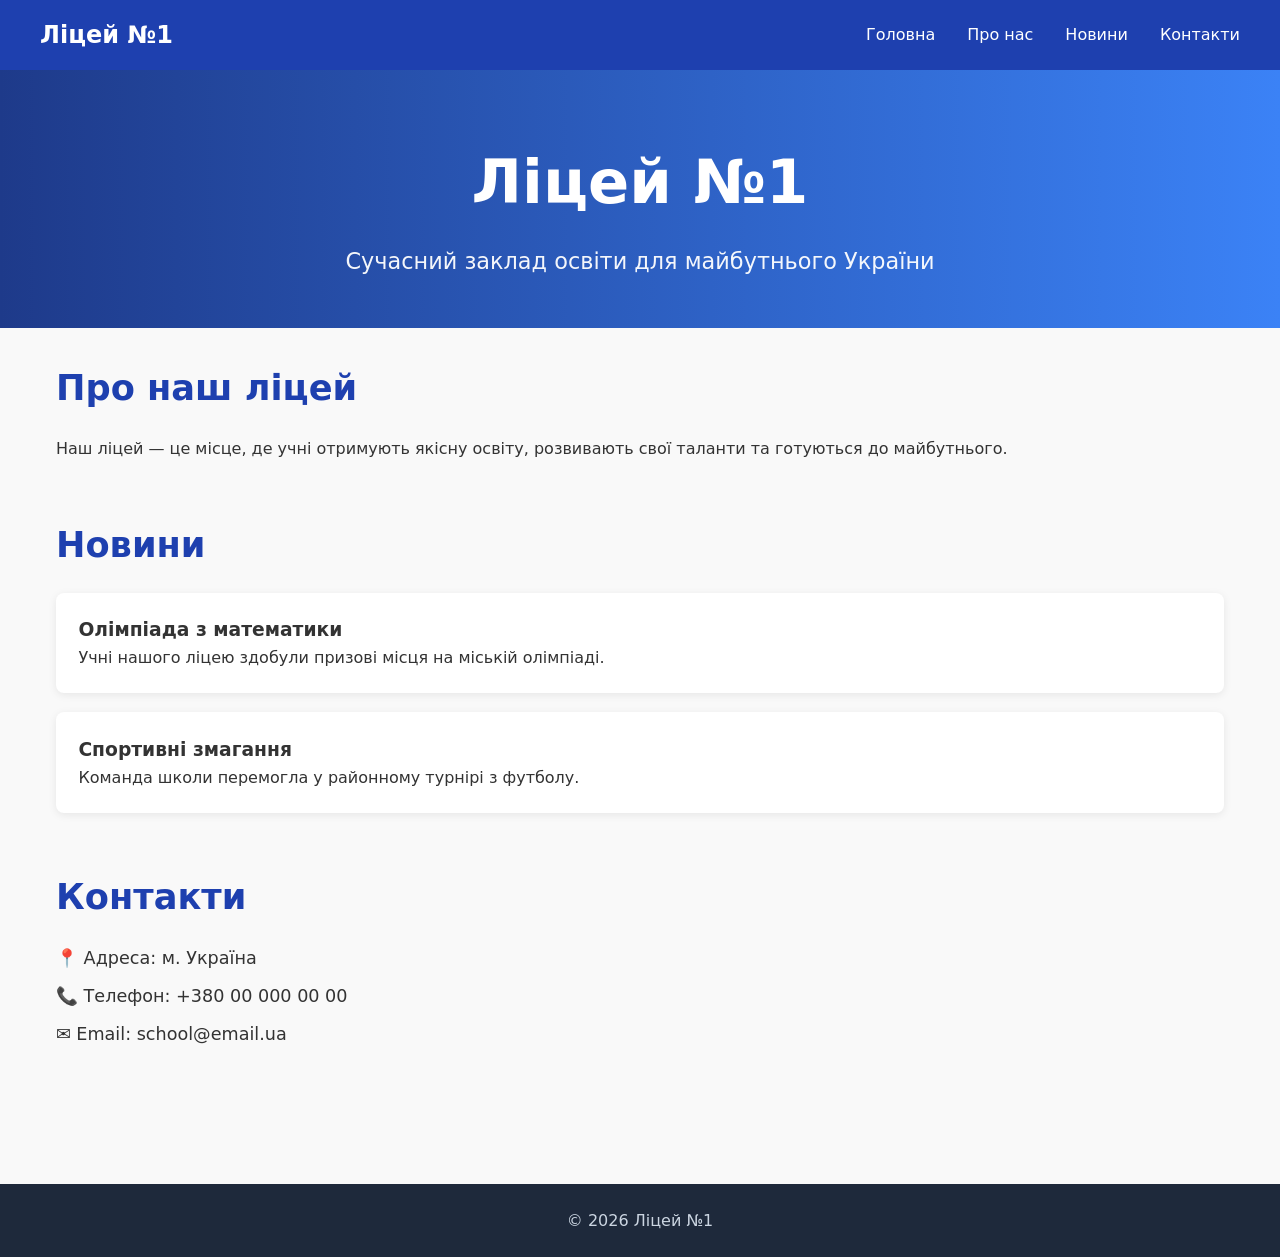
<file: index.html>
<!DOCTYPE html>
<html lang="uk">
<head>
  <meta charset="UTF-8">
  <meta name="viewport" content="width=device-width, initial-scale=1.0">
  <title>Ліцей №1</title>
  
  <style>
    * {
      margin: 0;
      padding: 0;
      box-sizing: border-box;
    }

    body {
      font-family: system-ui, -apple-system, sans-serif;
      line-height: 1.6;
      color: #333;
      background-color: #f9f9f9;
    }

    /* Навігація */
    nav {
      background-color: #1e40af;
      color: white;
      padding: 1rem;
      position: relative;
      z-index: 100;
    }

    .nav-container {
      max-width: 1200px;
      margin: 0 auto;
      display: flex;
      justify-content: space-between;
      align-items: center;
    }

    .logo {
      font-size: 1.5rem;
      font-weight: bold;
    }

    .nav-links {
      display: flex;
      gap: 2rem;
    }

    .nav-links a {
      color: white;
      text-decoration: none;
      font-weight: 500;
      transition: color 0.2s;
    }

    .nav-links a:hover {
      color: #dbeafe;
    }

    .hamburger {
      display: none;
      font-size: 2rem;
      background: none;
      border: none;
      color: white;
      cursor: pointer;
    }

    /* Мобільне меню – випадає вгорі під nav */
    .nav-links.mobile {
      display: none;
    }

    @media (max-width: 768px) {
      .nav-links:not(.mobile) {
        display: none;
      }

      .hamburger {
        display: block;
      }

      .nav-links.mobile {
        display: none;
        flex-direction: column;
        position: absolute;
        top: 100%;               /* відразу під навбаром */
        left: 0;
        right: 0;
        background: #1e40af;
        padding: 1rem 0;
        box-shadow: 0 4px 10px rgba(0,0,0,0.25);
        z-index: 99;
      }

      .nav-links.mobile.active {
        display: flex;
      }

      .nav-links.mobile a {
        padding: 1rem 2rem;
        font-size: 1.15rem;
        border-bottom: 1px solid rgba(255,255,255,0.15);
      }

      .nav-links.mobile a:last-child {
        border-bottom: none;
      }

      header {
        padding: 3rem 1rem 2.5rem;
      }

      main {
        padding: 1.5rem 1rem;
      }
    }

    /* решта стилів без змін */
    header {
      background: linear-gradient(to right, #1e3a8a, #3b82f6);
      color: white;
      text-align: center;
      padding: 4rem 1rem 3rem;
    }

    header h1 {
      font-size: clamp(2.2rem, 6vw, 3.8rem);
      margin-bottom: 0.8rem;
    }

    header p {
      font-size: clamp(1.1rem, 4vw, 1.4rem);
      opacity: 0.95;
      max-width: 700px;
      margin: 0 auto;
    }

    main {
      max-width: 1200px;
      margin: 0 auto;
      padding: 2rem 1rem;
    }

    section {
      margin-bottom: 3.5rem;
    }

    h2 {
      color: #1e40af;
      margin-bottom: 1.2rem;
      font-size: clamp(1.6rem, 5vw, 2.2rem);
    }

    article {
      background: white;
      padding: 1.4rem;
      margin-bottom: 1.2rem;
      border-radius: 8px;
      box-shadow: 0 2px 8px rgba(0,0,0,0.08);
    }

    .contacts p {
      font-size: 1.1rem;
      margin: 0.6rem 0;
    }

    footer {
      background-color: #1e293b;
      color: #cbd5e1;
      text-align: center;
      padding: 1.5rem;
      margin-top: 3rem;
    }

    @media (max-width: 480px) {
      header {
        padding: 2.5rem 0.8rem 2rem;
      }
      .contacts p {
        font-size: 1rem;
      }
    }
  </style>
</head>

<body>

<nav>
  <div class="nav-container">
    <div class="logo">Ліцей №1</div>
    
    <button class="hamburger" aria-label="Відкрити меню">☰</button>
    
    <!-- Десктопне меню -->
    <div class="nav-links">
      <a href="Index.html">Головна</a>
      <a href="Us.html">Про нас</a>
      <a href="Us.html">Новини</a>
      <a href="#">Контакти</a>
    </div>

    <!-- Мобільне меню (випадаюче) -->
    <div class="nav-links mobile" id="navMenu">
      <a href="Index.html">Головна</a>
      <a href="Us.html">Про нас</a>
      <a href="new.html">Новини</a>
      <a href="con.html">Контакти</a>
    </div>
  </div>
</nav>

<header>
  <h1>Ліцей №1</h1>
  <p>Сучасний заклад освіти для майбутнього України</p>
</header>

<main>
  <section>
    <h2>Про наш ліцей</h2>
    <p>
      Наш ліцей — це місце, де учні отримують якісну освіту, 
      розвивають свої таланти та готуються до майбутнього.
    </p>
  </section>

  <section>
    <h2>Новини</h2>
    <article>
      <h3>Олімпіада з математики</h3>
      <p>Учні нашого ліцею здобули призові місця на міській олімпіаді.</p>
    </article>
    <article>
      <h3>Спортивні змагання</h3>
      <p>Команда школи перемогла у районному турнірі з футболу.</p>
    </article>
  </section>

  <section class="contacts">
    <h2>Контакти</h2>
    <p>📍 Адреса: м. Україна</p>
    <p>📞 Телефон: +380 00 000 00 00</p>
    <p>✉ Email: school@email.ua</p>
  </section>
</main>

<footer>
  <p>© 2026 Ліцей №1</p>
</footer>

<script>
document.addEventListener('DOMContentLoaded', () => {
  const hamburger = document.querySelector('.hamburger');
  const navMenu = document.querySelector('#navMenu');

  if (hamburger && navMenu) {
    hamburger.addEventListener('click', () => {
      navMenu.classList.toggle('active');
    });

    // Закриття при кліку на пункт меню
    navMenu.querySelectorAll('a').forEach(link => {
      link.addEventListener('click', () => {
        navMenu.classList.remove('active');
      });
    });

    // Закриття при кліку поза меню (опціонально, але зручно)
    document.addEventListener('click', (e) => {
      if (!navMenu.contains(e.target) && !hamburger.contains(e.target)) {
        navMenu.classList.remove('active');
      }
    });
  }
});
</script>

</body>
</html>
</file>
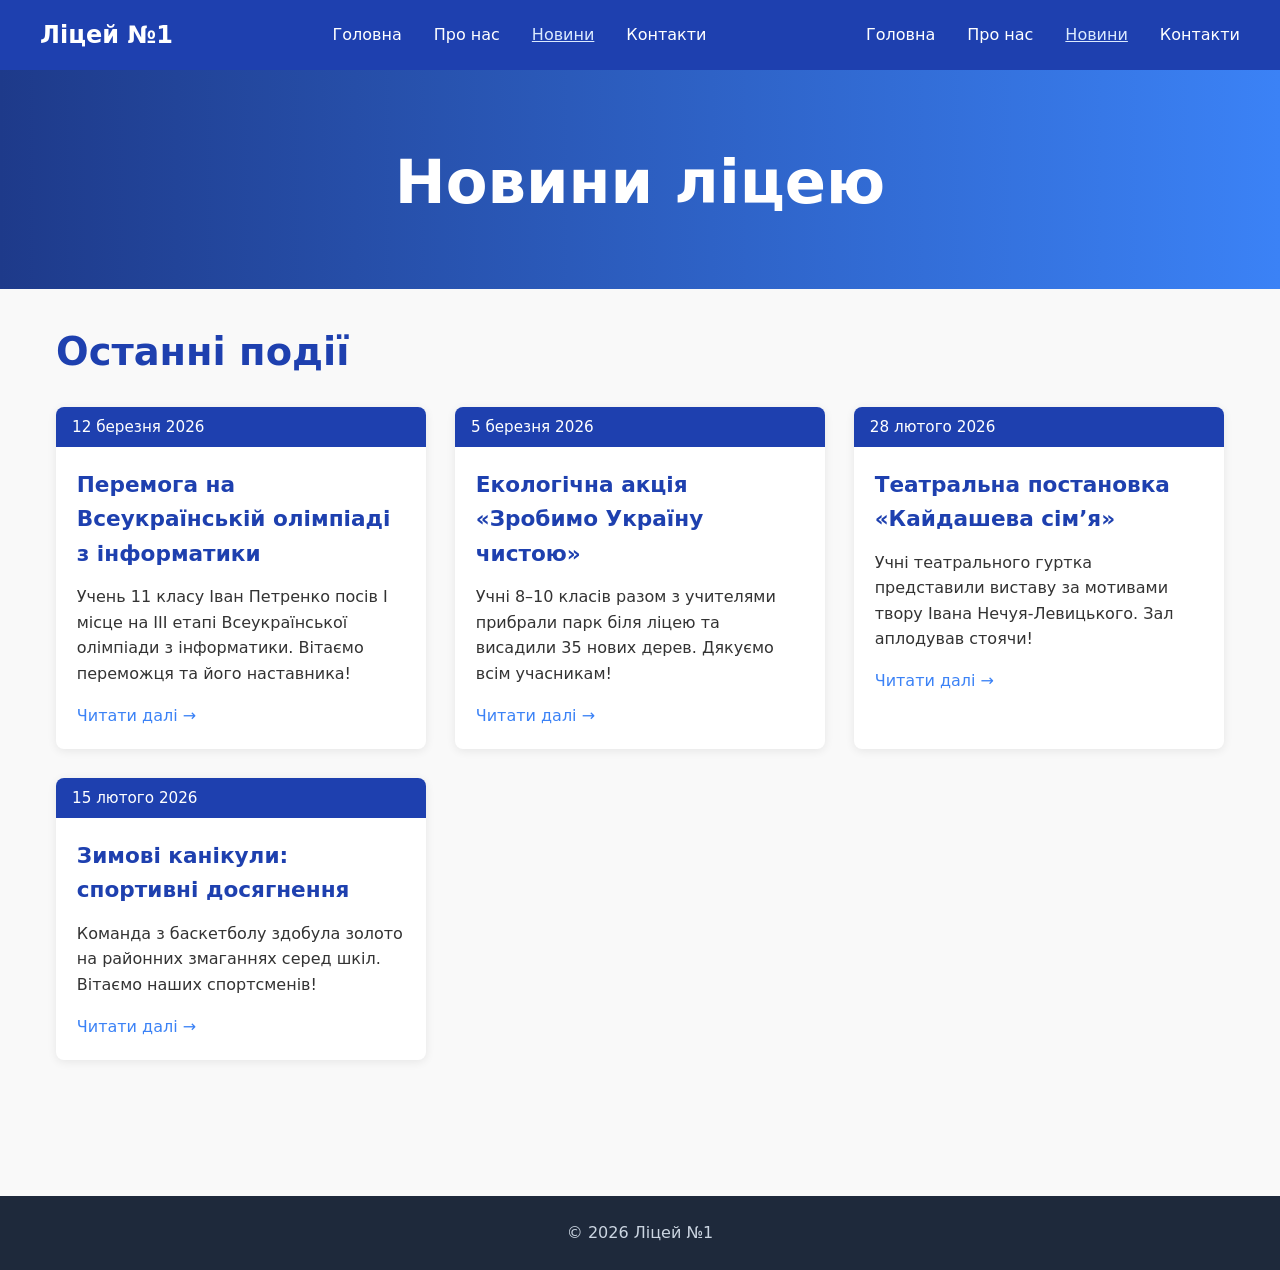
<file: new.html>
<!DOCTYPE html>
<html lang="uk">
<head>
  <meta charset="UTF-8">
  <meta name="viewport" content="width=device-width, initial-scale=1.0">
  <title>Новини — Ліцей №1</title>
  
  <style>
    * {
      margin: 0;
      padding: 0;
      box-sizing: border-box;
    }

    body {
      font-family: system-ui, -apple-system, sans-serif;
      line-height: 1.6;
      color: #333;
      background-color: #f9f9f9;
    }

    /* Навігація */
    nav {
      background-color: #1e40af;
      color: white;
      padding: 1rem;
      position: relative;
      z-index: 100;
    }

    .nav-container {
      max-width: 1200px;
      margin: 0 auto;
      display: flex;
      justify-content: space-between;
      align-items: center;
    }

    .logo {
      font-size: 1.5rem;
      font-weight: bold;
    }

    .nav-links {
      display: flex;
      gap: 2rem;
    }

    .nav-links a {
      color: white;
      text-decoration: none;
      font-weight: 500;
      transition: color 0.2s;
    }

    .nav-links a:hover {
      color: #dbeafe;
    }

    .nav-links a.active {
      color: #dbeafe;
      text-decoration: underline;
    }

    .hamburger {
      display: none;
      font-size: 2rem;
      background: none;
      border: none;
      color: white;
      cursor: pointer;
    }

    /* Мобільне меню */
    @media (max-width: 768px) {
      .nav-links:not(.mobile) {
        display: none;
      }

      .hamburger {
        display: block;
      }

      .nav-links.mobile {
        display: none;
        flex-direction: column;
        position: absolute;
        top: 100%;
        left: 0;
        right: 0;
        background: #1e40af;
        padding: 1rem 0;
        box-shadow: 0 4px 10px rgba(0,0,0,0.25);
        z-index: 99;
      }

      .nav-links.mobile.active {
        display: flex;
      }

      .nav-links.mobile a {
        padding: 1rem 2rem;
        font-size: 1.15rem;
        border-bottom: 1px solid rgba(255,255,255,0.15);
      }

      .nav-links.mobile a:last-child {
        border-bottom: none;
      }

      header {
        padding: 3rem 1rem 2.5rem;
      }

      main {
        padding: 1.5rem 1rem;
      }
    }

    /* Шапка */
    header {
      background: linear-gradient(to right, #1e3a8a, #3b82f6);
      color: white;
      text-align: center;
      padding: 4rem 1rem 3rem;
    }

    header h1 {
      font-size: clamp(2.2rem, 6vw, 3.8rem);
      margin-bottom: 0.6rem;
    }

    /* Основний контент */
    main {
      max-width: 1200px;
      margin: 0 auto;
      padding: 2rem 1rem;
    }

    section {
      margin-bottom: 3.5rem;
    }

    h2 {
      color: #1e40af;
      margin-bottom: 1.5rem;
      font-size: clamp(1.8rem, 5.5vw, 2.4rem);
    }

    .news-grid {
      display: grid;
      grid-template-columns: repeat(auto-fill, minmax(320px, 1fr));
      gap: 1.8rem;
    }

    .news-item {
      background: white;
      border-radius: 8px;
      overflow: hidden;
      box-shadow: 0 2px 10px rgba(0,0,0,0.08);
      transition: transform 0.15s ease, box-shadow 0.15s ease;
    }

    .news-item:hover {
      transform: translateY(-4px);
      box-shadow: 0 6px 18px rgba(0,0,0,0.12);
    }

    .news-date {
      background: #1e40af;
      color: white;
      padding: 0.5rem 1rem;
      font-size: 0.95rem;
      font-weight: 500;
    }

    .news-content {
      padding: 1.3rem;
    }

    .news-content h3 {
      margin: 0 0 0.8rem 0;
      font-size: 1.35rem;
      color: #1e40af;
    }

    .news-content p {
      margin-bottom: 1rem;
    }

    .news-content .more {
      color: #3b82f6;
      text-decoration: none;
      font-weight: 500;
    }

    .news-content .more:hover {
      text-decoration: underline;
    }

    /* Футер */
    footer {
      background-color: #1e293b;
      color: #cbd5e1;
      text-align: center;
      padding: 1.5rem;
      margin-top: 3rem;
    }

    @media (max-width: 480px) {
      header {
        padding: 2.5rem 0.8rem 2rem;
      }

      .news-grid {
        gap: 1.4rem;
      }

      .news-item {
        font-size: 0.95rem;
      }
    }
  </style>
</head>

<body>

<nav>
  <div class="nav-container">
    <div class="logo">Ліцей №1</div>
    
    <button class="hamburger" aria-label="Відкрити меню">☰</button>
    
    <!-- Десктопне меню -->
    <div class="nav-links">
      <a href="Index.html">Головна</a>
      <a href="Us.html">Про нас</a>
      <a href="#" class="active">Новини</a>
      <a href="#">Контакти</a>
    </div>

    <!-- Мобільне меню -->
    <div class="nav-links mobile" id="navMenu">
      <a href="Index.html">Головна</a>
      <a href="Us.html">Про нас</a>
      <a href="#" class="active">Новини</a>
      <a href="#">Контакти</a>
    </div>
  </div>
</nav>

<header>
  <h1>Новини ліцею</h1>
</header>

<main>

  <section>
    <h2>Останні події</h2>

    <div class="news-grid">

      <div class="news-item">
        <div class="news-date">12 березня 2026</div>
        <div class="news-content">
          <h3>Перемога на Всеукраїнській олімпіаді з інформатики</h3>
          <p>Учень 11 класу Іван Петренко посів І місце на III етапі Всеукраїнської олімпіади з інформатики. Вітаємо переможця та його наставника!</p>
          <a href="#" class="more">Читати далі →</a>
        </div>
      </div>

      <div class="news-item">
        <div class="news-date">5 березня 2026</div>
        <div class="news-content">
          <h3>Екологічна акція «Зробимо Україну чистою»</h3>
          <p>Учні 8–10 класів разом з учителями прибрали парк біля ліцею та висадили 35 нових дерев. Дякуємо всім учасникам!</p>
          <a href="#" class="more">Читати далі →</a>
        </div>
      </div>

      <div class="news-item">
        <div class="news-date">28 лютого 2026</div>
        <div class="news-content">
          <h3>Театральна постановка «Кайдашева сім’я»</h3>
          <p>Учні театрального гуртка представили виставу за мотивами твору Івана Нечуя-Левицького. Зал аплодував стоячи!</p>
          <a href="#" class="more">Читати далі →</a>
        </div>
      </div>

      <div class="news-item">
        <div class="news-date">15 лютого 2026</div>
        <div class="news-content">
          <h3>Зимові канікули: спортивні досягнення</h3>
          <p>Команда з баскетболу здобула золото на районних змаганнях серед шкіл. Вітаємо наших спортсменів!</p>
          <a href="#" class="more">Читати далі →</a>
        </div>
      </div>

    </div>
  </section>

</main>

<footer>
  <p>© 2026 Ліцей №1</p>
</footer>

<script>
document.addEventListener('DOMContentLoaded', () => {
  const hamburger = document.querySelector('.hamburger');
  const navMenu = document.querySelector('#navMenu');

  if (hamburger && navMenu) {
    hamburger.addEventListener('click', () => {
      navMenu.classList.toggle('active');
    });

    navMenu.querySelectorAll('a').forEach(link => {
      link.addEventListener('click', () => {
        navMenu.classList.remove('active');
      });
    });

    document.addEventListener('click', (e) => {
      if (!navMenu.contains(e.target) && !hamburger.contains(e.target)) {
        navMenu.classList.remove('active');
      }
    });
  }
});
</script>

</body>
</html>
</file>
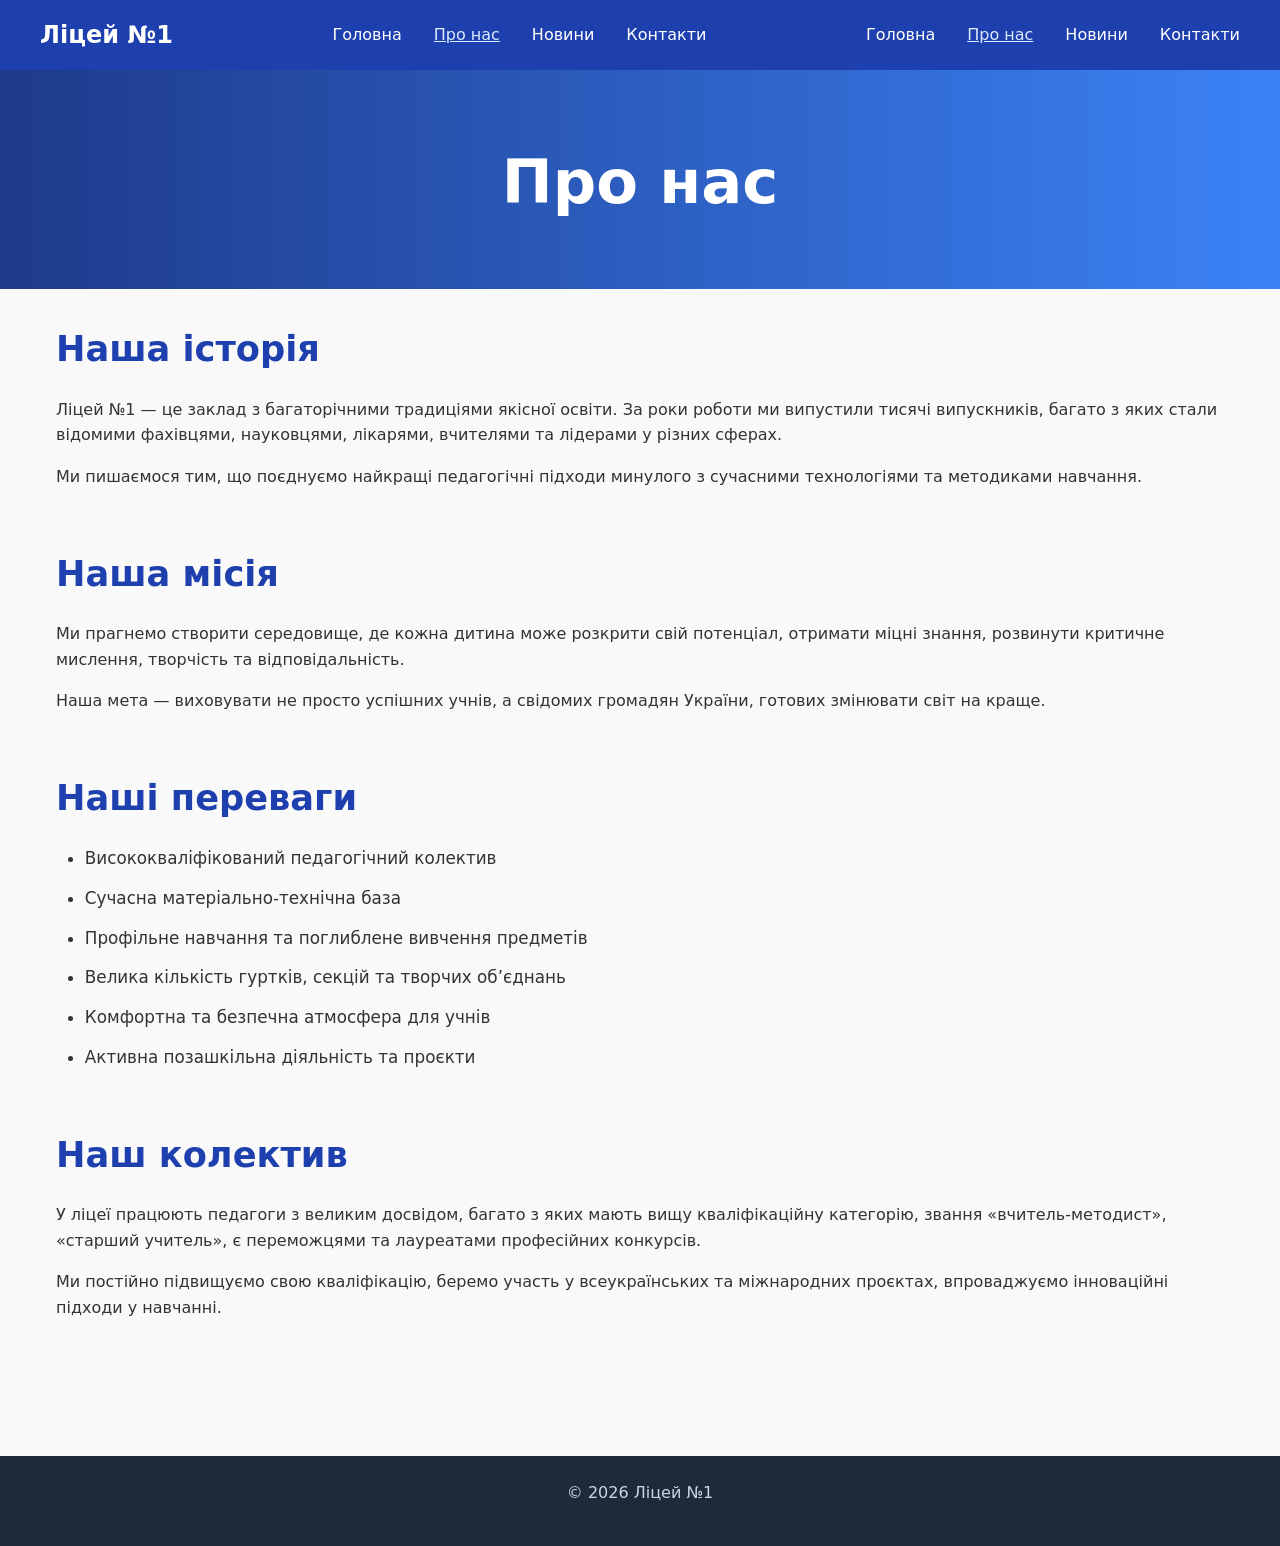
<file: Us.html>
<!DOCTYPE html>
<html lang="uk">
<head>
  <meta charset="UTF-8">
  <meta name="viewport" content="width=device-width, initial-scale=1.0">
  <title>Про нас — Ліцей №1</title>
  
  <style>
    * {
      margin: 0;
      padding: 0;
      box-sizing: border-box;
    }

    body {
      font-family: system-ui, -apple-system, sans-serif;
      line-height: 1.6;
      color: #333;
      background-color: #f9f9f9;
    }

    /* Навігація */
    nav {
      background-color: #1e40af;
      color: white;
      padding: 1rem;
      position: relative;
      z-index: 100;
    }

    .nav-container {
      max-width: 1200px;
      margin: 0 auto;
      display: flex;
      justify-content: space-between;
      align-items: center;
    }

    .logo {
      font-size: 1.5rem;
      font-weight: bold;
    }

    .nav-links {
      display: flex;
      gap: 2rem;
    }

    .nav-links a {
      color: white;
      text-decoration: none;
      font-weight: 500;
      transition: color 0.2s;
    }

    .nav-links a:hover {
      color: #dbeafe;
    }

    .nav-links a.active {
      color: #dbeafe;
      text-decoration: underline;
    }

    .hamburger {
      display: none;
      font-size: 2rem;
      background: none;
      border: none;
      color: white;
      cursor: pointer;
    }

    /* Мобільне меню */
    @media (max-width: 768px) {
      .nav-links:not(.mobile) {
        display: none;
      }

      .hamburger {
        display: block;
      }

      .nav-links.mobile {
        display: none;
        flex-direction: column;
        position: absolute;
        top: 100%;
        left: 0;
        right: 0;
        background: #1e40af;
        padding: 1rem 0;
        box-shadow: 0 4px 10px rgba(0,0,0,0.25);
        z-index: 99;
      }

      .nav-links.mobile.active {
        display: flex;
      }

      .nav-links.mobile a {
        padding: 1rem 2rem;
        font-size: 1.15rem;
        border-bottom: 1px solid rgba(255,255,255,0.15);
      }

      .nav-links.mobile a:last-child {
        border-bottom: none;
      }

      header {
        padding: 3rem 1rem 2.5rem;
      }

      main {
        padding: 1.5rem 1rem;
      }
    }

    /* Шапка */
    header {
      background: linear-gradient(to right, #1e3a8a, #3b82f6);
      color: white;
      text-align: center;
      padding: 4rem 1rem 3rem;
    }

    header h1 {
      font-size: clamp(2.2rem, 6vw, 3.8rem);
      margin-bottom: 0.6rem;
    }

    /* Основний контент */
    main {
      max-width: 1200px;
      margin: 0 auto;
      padding: 2rem 1rem;
    }

    section {
      margin-bottom: 3.5rem;
    }

    h2 {
      color: #1e40af;
      margin-bottom: 1.2rem;
      font-size: clamp(1.6rem, 5vw, 2.2rem);
    }

    p {
      margin-bottom: 1rem;
    }

    ul {
      list-style: disc;
      padding-left: 1.8rem;
      margin: 1rem 0;
    }

    ul li {
      margin-bottom: 0.8rem;
      font-size: 1.05rem;
    }

    /* Футер */
    footer {
      background-color: #1e293b;
      color: #cbd5e1;
      text-align: center;
      padding: 1.5rem;
      margin-top: 3rem;
    }

    @media (max-width: 480px) {
      header {
        padding: 2.5rem 0.8rem 2rem;
      }
    }
  </style>
</head>

<body>

<nav>
  <div class="nav-container">
    <div class="logo">Ліцей №1</div>
    
    <button class="hamburger" aria-label="Відкрити меню">☰</button>
    
    <!-- Десктопне меню -->
    <div class="nav-links">
      <a href="Index.html">Головна</a>
      <a href="Us.html" class="active">Про нас</a>
      <a href="#">Новини</a>
      <a href="#">Контакти</a>
    </div>

    <!-- Мобільне меню -->
    <div class="nav-links mobile" id="navMenu">
      <a href="Index.html">Головна</a>
      <a href="Us.html" class="active">Про нас</a>
      <a href="#">Новини</a>
      <a href="#">Контакти</a>
    </div>
  </div>
</nav>

<header>
  <h1>Про нас</h1>
</header>

<main>

  <section>
    <h2>Наша історія</h2>
    <p>
      Ліцей №1 — це заклад з багаторічними традиціями якісної освіти. 
      За роки роботи ми випустили тисячі випускників, багато з яких стали 
      відомими фахівцями, науковцями, лікарями, вчителями та лідерами у різних сферах.
    </p>
    <p>
      Ми пишаємося тим, що поєднуємо найкращі педагогічні підходи минулого 
      з сучасними технологіями та методиками навчання.
    </p>
  </section>

  <section>
    <h2>Наша місія</h2>
    <p>
      Ми прагнемо створити середовище, де кожна дитина може розкрити свій потенціал, 
      отримати міцні знання, розвинути критичне мислення, творчість та відповідальність.
    </p>
    <p>
      Наша мета — виховувати не просто успішних учнів, а свідомих громадян України, 
      готових змінювати світ на краще.
    </p>
  </section>

  <section>
    <h2>Наші переваги</h2>
    <ul>
      <li>Висококваліфікований педагогічний колектив</li>
      <li>Сучасна матеріально-технічна база</li>
      <li>Профільне навчання та поглиблене вивчення предметів</li>
      <li>Велика кількість гуртків, секцій та творчих об’єднань</li>
      <li>Комфортна та безпечна атмосфера для учнів</li>
      <li>Активна позашкільна діяльність та проєкти</li>
    </ul>
  </section>

  <section>
    <h2>Наш колектив</h2>
    <p>
      У ліцеї працюють педагоги з великим досвідом, багато з яких мають вищу кваліфікаційну категорію, 
      звання «вчитель-методист», «старший учитель», є переможцями та лауреатами професійних конкурсів.
    </p>
    <p>
      Ми постійно підвищуємо свою кваліфікацію, беремо участь у всеукраїнських та міжнародних проєктах, 
      впроваджуємо інноваційні підходи у навчанні.
    </p>
  </section>

</main>

<footer>
  <p>© 2026 Ліцей №1</p>
</footer>

<script>
document.addEventListener('DOMContentLoaded', () => {
  const hamburger = document.querySelector('.hamburger');
  const navMenu = document.querySelector('#navMenu');

  if (hamburger && navMenu) {
    hamburger.addEventListener('click', () => {
      navMenu.classList.toggle('active');
    });

    navMenu.querySelectorAll('a').forEach(link => {
      link.addEventListener('click', () => {
        navMenu.classList.remove('active');
      });
    });

    document.addEventListener('click', (e) => {
      if (!navMenu.contains(e.target) && !hamburger.contains(e.target)) {
        navMenu.classList.remove('active');
      }
    });
  }
});
</script>

</body>
</html>
</file>
